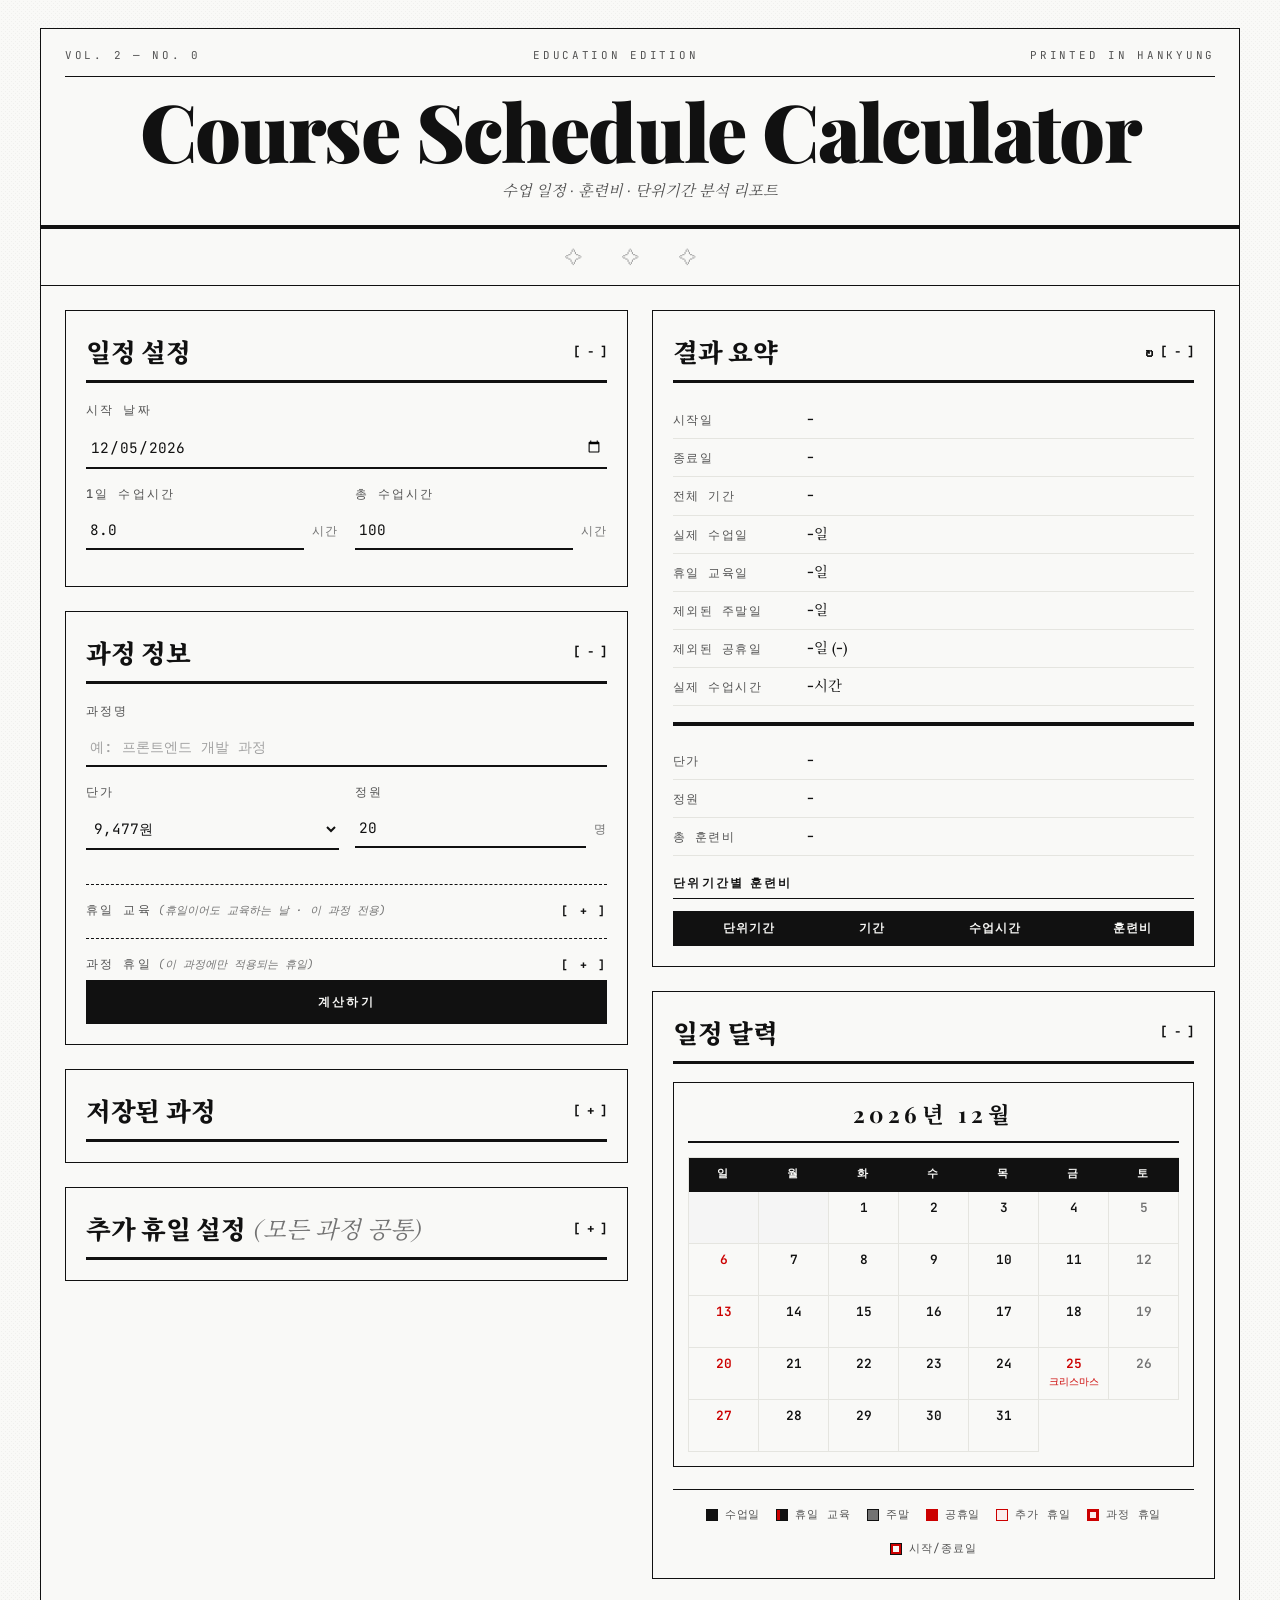
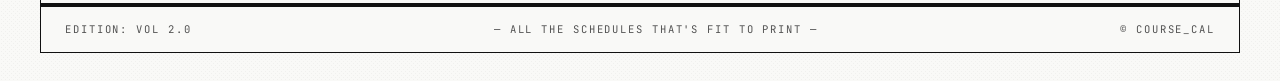
<file: index.html>
<!DOCTYPE html>
<html lang="ko">
<head>
    <meta charset="UTF-8">
    <meta name="viewport" content="width=device-width, initial-scale=1.0">
    <title>COURSE SCHEDULE CALCULATOR — 수업 일정 계산기</title>
    <link rel="stylesheet" href="course_style.css">

    <link rel="preconnect" href="https://fonts.googleapis.com">
    <link rel="preconnect" href="https://fonts.gstatic.com" crossorigin>
    <link href="https://fonts.googleapis.com/css2?family=Inter:wght@400;500;600;700&family=JetBrains+Mono:wght@400;500&family=Playfair+Display:ital,wght@0,400;0,600;0,700;0,900;1,400&family=Lora:ital,wght@0,400;0,600;1,400&family=Noto+Serif+KR:wght@400;500;700;900&display=swap" rel="stylesheet">
</head>
<body>
    <div class="container">
        <header class="masthead">
            <div class="masthead-top">
                <span class="masthead-meta">VOL. 2 — NO. 0</span>
                <span class="masthead-meta">EDUCATION EDITION</span>
                <span class="masthead-meta">PRINTED IN HANKYUNG</span>
            </div>
            <h1 class="masthead-title">Course Schedule Calculator</h1>
            <p class="masthead-sub">수업 일정 &middot; 훈련비 &middot; 단위기간 분석 리포트</p>
        </header>

        <div class="ornament" aria-hidden="true">&#x2727; &#x2727; &#x2727;</div>

        <div class="main-content">
            <div class="input-panel">
                <!-- 일정 설정 (기본 펼침) -->
                <section class="card collapsible" data-collapsed="false">
                    <h2 class="card-header">일정 설정<span class="collapse-indicator"></span></h2>
                    <div class="card-content">
                        <div class="form-group">
                            <label for="startDate">시작 날짜</label>
                            <input type="date" id="startDate" class="input-field">
                        </div>
                        <div class="form-row">
                            <div class="form-group">
                                <label for="dailyHours">1일 수업시간</label>
                                <div class="input-with-unit">
                                    <input type="number" id="dailyHours" class="input-field" value="8.0" step="0.5" min="0.5">
                                    <span class="unit">시간</span>
                                </div>
                            </div>
                            <div class="form-group">
                                <label for="totalHours">총 수업시간</label>
                                <div class="input-with-unit">
                                    <input type="number" id="totalHours" class="input-field" value="100" min="1">
                                    <span class="unit">시간</span>
                                </div>
                            </div>
                        </div>
                    </div>
                </section>
                
                <!-- 과정 정보 (기본 펼침) -->
                <section class="card collapsible" data-collapsed="false">
                    <h2 class="card-header">과정 정보<span class="collapse-indicator"></span></h2>
                    <div class="card-content">
                        <div class="form-group">
                            <label for="courseName">과정명</label>
                            <input type="text" id="courseName" class="input-field" placeholder="예: 프론트엔드 개발 과정">
                        </div>
                        <div class="form-row">
                            <div class="form-group">
                                <label for="unitPrice">단가</label>
                                <select id="unitPrice" class="input-field">
                                    <option value="9477">9,477원</option>
                                    <option value="14150">14,150원</option>
                                    <option value="14500">14,500원</option>
                                    <option value="18150">18,150원</option>
                                    <option value="24500">24,500원</option>
                                </select>
                            </div>
                            <div class="form-group">
                                <label for="capacity">정원</label>
                                <div class="input-with-unit">
                                    <input type="number" id="capacity" class="input-field" value="20" min="1">
                                    <span class="unit">명</span>
                                </div>
                            </div>
                        </div>
                
                
                        

                        <!-- 휴일 교육 (기본 접힘) -->
                        <div class="sub-section collapsible" data-collapsed="true">
                            <div class="sub-header">휴일 교육 <em>(휴일이어도 교육하는 날 &middot; 이 과정 전용)</em><span class="collapse-indicator"></span></div>
                            <div class="sub-content">
                                <div class="holiday-input-row">
                                    <input type="date" id="addTrainingDate" class="input-field" aria-label="휴일 교육 날짜">
                                    <button id="addTrainingBtn" class="button secondary">휴일 교육 추가</button>
                                </div>
                                <ul id="trainingList" class="holiday-list">
                                </ul>
                            </div>
                        </div>

                        <!-- 과정 휴일 (기본 접힘) -->
                        <div class="sub-section collapsible" data-collapsed="true">
                            <div class="sub-header">과정 휴일 <em>(이 과정에만 적용되는 휴일)</em><span class="collapse-indicator"></span></div>
                            <div class="sub-content">
                                <div class="holiday-input-row">
                                    <input type="date" id="addCourseHolidayDate" class="input-field" aria-label="과정 휴일 날짜">
                                    <input type="text" id="addCourseHolidayName" class="input-field" placeholder="휴일 명" aria-label="과정 휴일 명">
                                    <button id="addCourseHolidayBtn" class="button secondary">과정 휴일 추가</button>
                                </div>
                                <ul id="courseHolidayList" class="holiday-list">
                                </ul>
                            </div>
                        </div>

                        <button id="calculateBtn" class="button primary">계산하기</button>
                    </div>
                </section>

                <!-- 저장된 과정 (기본 접힘) -->
                <section class="card saved-schedules collapsible" data-collapsed="true">
                    <h2 class="card-header">저장된 과정<span class="collapse-indicator"></span></h2>
                    <div class="card-content">
                        <button id="saveScheduleBtn" class="button accent">현재 일정 저장</button>
                        <p class="reorder-hint">목록을 드래그하면 순서를 바꿀 수 있습니다.</p>
                        <ul id="savedSchedulesList" class="schedule-list">
                        </ul>
                    </div>
                </section>

                <!-- 추가 휴일 설정 (기본 접힘) -->
                <section class="card collapsible" data-collapsed="true">
                    <h2 class="card-header">추가 휴일 설정 <em class="header-hint">(모든 과정 공통)</em><span class="collapse-indicator"></span></h2>
                    <div class="card-content">
                        <div class="form-group">
                            <label for="addHolidayDate">휴일 날짜 / 휴일 명</label>
                            <div class="holiday-input-row">
                                <input type="date" id="addHolidayDate" class="input-field" aria-label="추가 휴일 날짜">
                                <input type="text" id="addHolidayName" class="input-field" placeholder="휴일 명 (예: 개인 휴가)" aria-label="추가 휴일 명">
                                <button id="addHolidayBtn" class="button secondary">휴일 추가</button>
                            </div>
                        </div>
                        <ul id="customHolidaysList" class="holiday-list">
                        </ul>
                    </div>
                </section>
            </div>

            <div class="output-panel">
                <!-- 결과 요약 (기본 펼침) -->
                <section class="card result-summary collapsible" data-collapsed="false">
                    <h2 class="card-header">결과 요약 <span class="refresh-icon" id="refreshSummary" role="button" aria-label="새로고침">&#x21BB;</span><span class="collapse-indicator"></span></h2>
                    <div class="card-content">
                        <p><strong>시작일</strong> <span id="summaryStartDate">-</span></p>
                        <p><strong>종료일</strong> <span id="summaryEndDate">-</span></p>
                        <p><strong>전체 기간</strong> <span id="summaryTotalDays">-</span></p>
                        <p><strong>실제 수업일</strong> <span id="summaryClassDays">-</span>일</p>
                        <p><strong>휴일 교육일</strong> <span id="summaryTrainingDays">-</span>일</p>
                        <p><strong>제외된 주말일</strong> <span id="summaryWeekendDays">-</span>일</p>
                        <p><strong>제외된 공휴일</strong> <span id="summaryHolidayDays">-</span>일 (<span id="summaryHolidayNames">-</span>)</p>
                        <p><strong>실제 수업시간</strong> <span id="summaryActualHours">-</span>시간</p>
                        <hr class="summary-divider">
                        <p><strong>단가</strong> <span id="summaryUnitPrice">-</span></p>
                        <p><strong>정원</strong> <span id="summaryCapacity">-</span></p>
                        <p><strong>총 훈련비</strong> <span id="summaryTotalFee">-</span></p>
                        <div id="unitPeriodSection" class="unit-period-section">
                            <h3>단위기간별 훈련비</h3>
                            <table class="unit-period-table">
                                <thead>
                                    <tr>
                                        <th>단위기간</th>
                                        <th>기간</th>
                                        <th>수업시간</th>
                                        <th>훈련비</th>
                                    </tr>
                                </thead>
                                <tbody id="unitPeriodTableBody">
                                </tbody>
                            </table>
                        </div>
                    </div>
                </section>

                <!-- 일정 달력 (기본 펼침) -->
                <section class="card calendar-view collapsible" data-collapsed="false">
                    <h2 class="card-header">일정 달력<span class="collapse-indicator"></span></h2>
                    <div class="card-content">
                        <div id="calendarsContainer" class="calendars-container">
                        </div>
                        <div class="calendar-legend">
                            <span class="legend-item"><span class="legend-color class-day"></span> 수업일</span>
                            <span class="legend-item"><span class="legend-color holiday-training"></span> 휴일 교육</span>
                            <span class="legend-item"><span class="legend-color weekend"></span> 주말</span>
                            <span class="legend-item"><span class="legend-color holiday"></span> 공휴일</span>
                            <span class="legend-item"><span class="legend-color custom-holiday"></span> 추가 휴일</span>
                            <span class="legend-item"><span class="legend-color course-holiday"></span> 과정 휴일</span>
                            <span class="legend-item"><span class="legend-color start-end-day"></span> 시작/종료일</span>
                        </div>
                    </div>
                </section>
            </div>
        </div>

        <footer class="masthead-footer">
            <span>EDITION: VOL 2.0</span>
            <span>&#x2014; ALL THE SCHEDULES THAT'S FIT TO PRINT &#x2014;</span>
            <span>&copy; COURSE_CAL</span>
        </footer>
    </div>

    <script src="course_script.js"></script>
    <script src="course_holliday.js"></script>
</body>
</html>
</file>
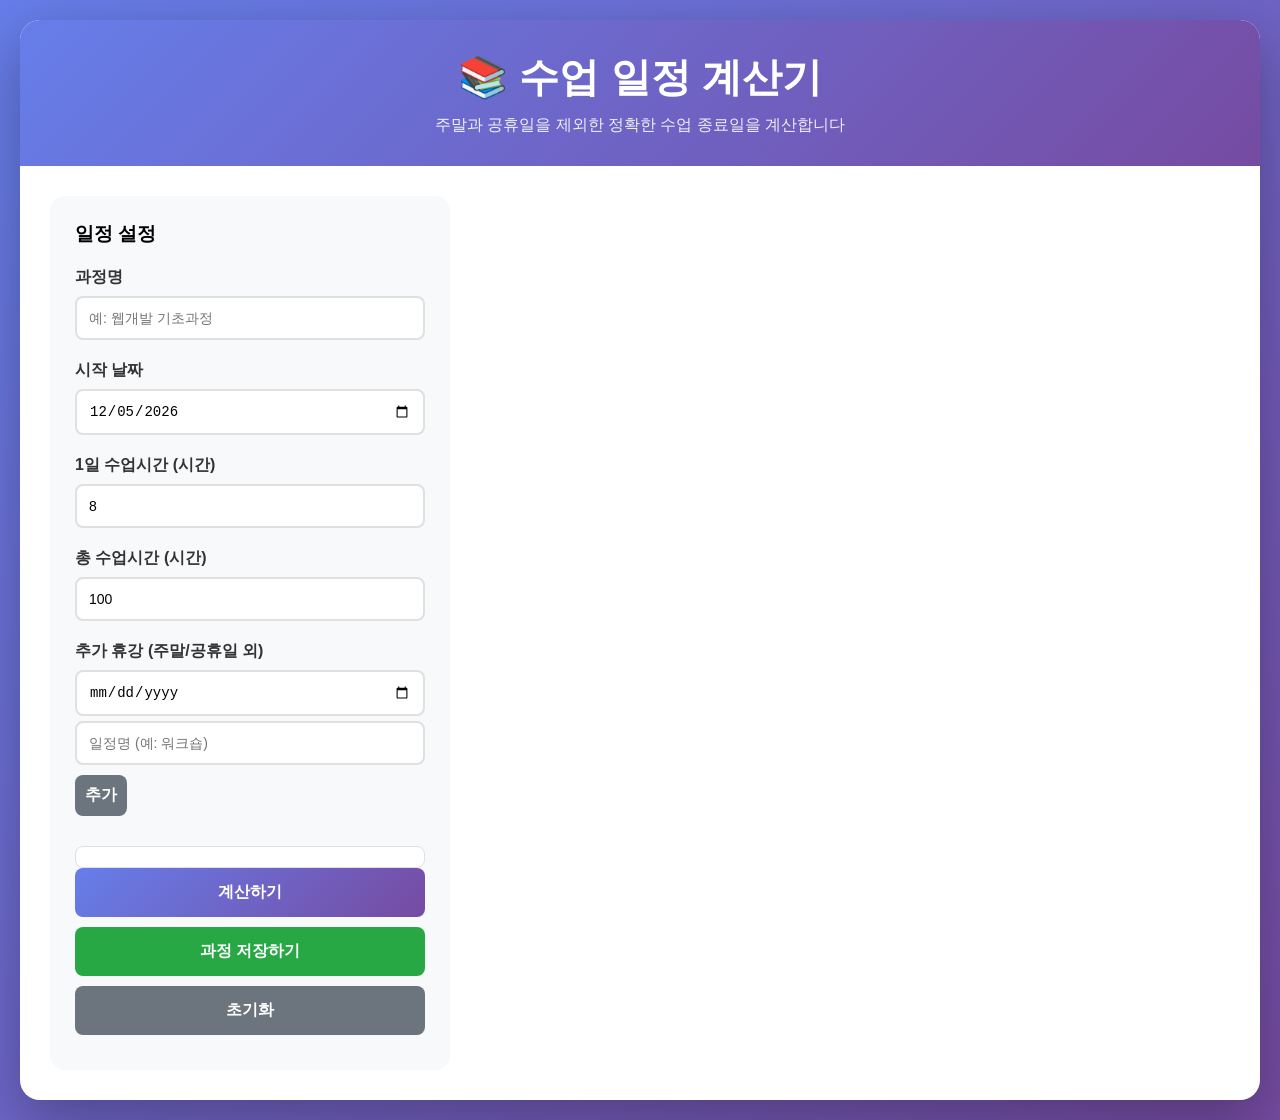
<file: sched.html>
<!DOCTYPE html>
<html lang="ko">
<head>
    <meta charset="UTF-8">
    <meta name="viewport" content="width=device-width, initial-scale=1.0">
    <title>수업 일정 계산기</title>
    <style>
        * {
            margin: 0;
            padding: 0;
            box-sizing: border-box;
        }

        body {
            font-family: 'Segoe UI', Tahoma, Geneva, Verdana, sans-serif;
            background: linear-gradient(135deg, #667eea 0%, #764ba2 100%);
            min-height: 100vh;
            padding: 20px;
        }

        .container {
            max-width: 1400px;
            margin: 0 auto;
            background: white;
            border-radius: 20px;
            box-shadow: 0 20px 60px rgba(0, 0, 0, 0.3);
            overflow: hidden;
        }

        .header {
            background: linear-gradient(135deg, #667eea 0%, #764ba2 100%);
            color: white;
            padding: 30px;
            text-align: center;
        }

        .header h1 {
            font-size: 2.5em;
            margin-bottom: 10px;
        }

        .header p {
            opacity: 0.9;
        }

        .content {
            display: grid;
            grid-template-columns: 400px 1fr;
            gap: 30px;
            padding: 30px;
        }

        .input-section {
            background: #f8f9fa;
            padding: 25px;
            border-radius: 15px;
        }

        .input-group {
            margin-bottom: 20px;
        }

        .input-group label {
            display: block;
            margin-bottom: 8px;
            font-weight: 600;
            color: #333;
        }

        .input-group input, .input-group textarea, .input-group select {
            width: 100%;
            padding: 12px;
            border: 2px solid #e0e0e0;
            border-radius: 8px;
            font-size: 14px;
            transition: border-color 0.3s;
        }

        .input-group input:focus, .input-group textarea:focus, .input-group select:focus {
            outline: none;
            border-color: #667eea;
        }

        .input-group textarea {
            resize: vertical;
            min-height: 80px;
        }

        .btn {
            width: 100%;
            padding: 14px;
            border: none;
            border-radius: 8px;
            font-size: 16px;
            font-weight: 600;
            cursor: pointer;
            transition: all 0.3s;
            margin-bottom: 10px;
        }

        .btn-primary {
            background: linear-gradient(135deg, #667eea 0%, #764ba2 100%);
            color: white;
        }

        .btn-primary:hover {
            transform: translateY(-2px);
            box-shadow: 0 5px 15px rgba(102, 126, 234, 0.4);
        }

        .btn-secondary {
            background: #6c757d;
            color: white;
        }

        .btn-secondary:hover {
            background: #5a6268;
        }

        .btn-success {
            background: #28a745;
            color: white;
        }

        .btn-success:hover {
            background: #218838;
        }
        
        #customHolidaysList {
            margin-top: 10px;
            padding: 10px;
            border: 1px solid #e0e0e0;
            border-radius: 8px;
            background: white;
        }

        .custom-holiday-item {
            display: flex;
            justify-content: space-between;
            align-items: center;
            padding: 5px 0;
            border-bottom: 1px dashed #e9ecef;
            font-size: 14px;
        }

        .custom-holiday-item:last-child {
            border-bottom: none;
        }

        .custom-holiday-item button {
            background: none;
            border: none;
            color: #dc3545;
            cursor: pointer;
            font-size: 16px;
            padding: 0 5px;
            line-height: 1;
        }

        .result-section {
            background: #f8f9fa;
            padding: 20px;
            border-radius: 15px;
            margin-bottom: 20px;
        }

        .result-section h3 {
            margin-bottom: 15px;
            color: #667eea;
        }

        .result-grid {
            display: grid;
            grid-template-columns: repeat(2, 1fr);
            gap: 15px;
        }

        .result-item {
            background: white;
            padding: 15px;
            border-radius: 8px;
            border-left: 4px solid #667eea;
        }

        .result-item label {
            display: block;
            font-size: 12px;
            color: #666;
            margin-bottom: 5px;
        }

        .result-item .value {
            font-size: 18px;
            font-weight: 600;
            color: #333;
        }

        /* 차수별 정보 표시 스타일 */
        .period-section {
            background: #f8f9fa;
            padding: 20px;
            border-radius: 15px;
            margin-bottom: 20px;
        }

        .period-section h3 {
            margin-bottom: 15px;
            color: #667eea;
        }

        .period-item {
            background: white;
            padding: 15px;
            border-radius: 8px;
            margin-bottom: 10px;
            border-left: 4px solid #764ba2;
        }

        .period-item h4 {
            color: #764ba2;
            margin-bottom: 10px;
            font-size: 16px;
        }

        .period-item .period-info {
            display: grid;
            grid-template-columns: repeat(3, 1fr);
            gap: 10px;
            margin-top: 10px;
        }

        .period-info-item {
            font-size: 13px;
        }

        .period-info-item strong {
            display: block;
            color: #666;
            font-size: 11px;
            margin-bottom: 3px;
        }

        .period-info-item span {
            color: #333;
            font-weight: 600;
        }

        .calendar-section {
            padding: 10px;
        }

        .calendar-month {
            margin-bottom: 30px;
        }

        .calendar-month h4 {
            background: linear-gradient(135deg, #667eea 0%, #764ba2 100%);
            color: white;
            padding: 15px;
            border-radius: 10px;
            margin-bottom: 15px;
            text-align: center;
        }

        .calendar-grid {
            display: grid;
            grid-template-columns: repeat(7, 1fr);
            gap: 5px;
            background: white;
            padding: 10px;
            border-radius: 10px;
        }

        .calendar-header {
            text-align: center;
            font-weight: 600;
            padding: 10px;
            background: #f8f9fa;
            border-radius: 5px;
        }

        .calendar-header.sat {
            color: #0066cc;
        }

        .calendar-header.sun {
            color: #dc3545;
        }

        .calendar-day {
            aspect-ratio: 1;
            display: flex;
            flex-direction: column;
            align-items: center;
            justify-content: center;
            border: 1px solid #e0e0e0;
            border-radius: 8px;
            padding: 5px;
            font-size: 14px;
            position: relative;
        }

        .calendar-day.empty {
            border: none;
        }

        .calendar-day.weekend {
            background: #f0f0f0;
        }

        .calendar-day.sat {
            color: #0066cc;
        }

        .calendar-day.sun, .calendar-day.holiday {
            color: #dc3545;
        }

        .calendar-day.class-day {
            background: linear-gradient(135deg, #667eea 0%, #764ba2 100%);
            color: white;
            font-weight: 600;
        }

        .calendar-day.start-day {
            background: #28a745;
            color: white;
            font-weight: 600;
        }

        .calendar-day.end-day {
            background: #dc3545;
            color: white;
            font-weight: 600;
        }

        .calendar-day.custom-holiday {
            background: #ffc107;
        }

        .holiday-name {
            font-size: 9px;
            text-align: center;
            margin-top: 2px;
            line-height: 1.2;
            overflow: hidden;
            text-overflow: ellipsis;
            white-space: nowrap;
            max-width: 100%;
        }

        .saved-courses {
            background: #f8f9fa;
            padding: 20px;
            border-radius: 15px;
            margin-top: 20px;
        }

        .saved-courses h3 {
            margin-bottom: 15px;
            color: #667eea;
        }

        .course-item {
            background: white;
            padding: 15px;
            border-radius: 8px;
            margin-bottom: 10px;
            cursor: pointer;
            transition: all 0.3s;
            border-left: 4px solid #667eea;
        }

        .course-item:hover {
            transform: translateX(5px);
            box-shadow: 0 3px 10px rgba(0, 0, 0, 0.1);
        }

        .course-item h4 {
            margin-bottom: 5px;
            color: #333;
        }

        .course-item p {
            font-size: 12px;
            color: #666;
            margin: 3px 0;
        }

        .course-item button {
            background: #dc3545;
            color: white;
            border: none;
            padding: 5px 10px;
            border-radius: 5px;
            cursor: pointer;
            font-size: 12px;
            margin-top: 10px;
        }

        .legend {
            display: flex;
            gap: 15px;
            flex-wrap: wrap;
            margin-bottom: 20px;
            padding: 15px;
            background: white;
            border-radius: 10px;
        }

        .legend-item {
            display: flex;
            align-items: center;
            gap: 5px;
            font-size: 12px;
        }

        .legend-color {
            width: 20px;
            height: 20px;
            border-radius: 4px;
        }

        @media (max-width: 1200px) {
            .content {
                grid-template-columns: 1fr;
            }
        }
    </style>
</head>
<body>
    <div class="container">
        <div class="header">
            <h1>📚 수업 일정 계산기</h1>
            <p>주말과 공휴일을 제외한 정확한 수업 종료일을 계산합니다</p>
        </div>

        <div class="content">
            <div>
                <div class="input-section">
                    <h3 style="margin-bottom: 20px;">일정 설정</h3>
                    
                    <div class="input-group">
                        <label>과정명</label>
                        <input type="text" id="courseName" placeholder="예: 웹개발 기초과정">
                    </div>

                    <div class="input-group">
                        <label>시작 날짜</label>
                        <input type="date" id="startDate">
                    </div>

                    <div class="input-group">
                        <label>1일 수업시간 (시간)</label>
                        <input type="number" id="dailyHours" min="1" max="24" value="8">
                    </div>

                    <div class="input-group">
                        <label>총 수업시간 (시간)</label>
                        <input type="number" id="totalHours" min="1" value="100">
                    </div>

                    <div class="input-group">
                        <label>추가 휴강 (주말/공휴일 외)</label>
                        <input type="date" id="newCustomHolidayDate" style="margin-bottom: 5px;">
                        <input type="text" id="newCustomHolidayName" placeholder="일정명 (예: 워크숍)">
                        <button class="btn btn-secondary" onclick="addCustomHoliday()" style="margin-top: 10px; padding: 10px; width: auto;">추가</button>
                    </div>

                    <div id="customHolidaysList"></div>

                    <button class="btn btn-primary" onclick="calculate()">계산하기</button>
                    <button class="btn btn-success" onclick="saveCourse()">과정 저장하기</button>
                    <button class="btn btn-secondary" onclick="clearForm()">초기화</button>
                </div>

                <div class="saved-courses" id="savedCourses" style="display: none;">
                    <h3>저장된 과정</h3>
                    <div id="coursesList"></div>
                </div>
            </div>

            <div>
                <div class="result-section" id="resultSection" style="display: none;">
                    <h3 id="resultTitle">📊 계산 결과</h3>
                    <div class="result-grid">
                        <div class="result-item">
                            <label>시작일</label>
                            <div class="value" id="resultStartDate">-</div>
                        </div>
                        <div class="result-item">
                            <label>종료일</label>
                            <div class="value" id="resultEndDate">-</div>
                        </div>
                        <div class="result-item">
                            <label>전체 기간</label>
                            <div class="value" id="resultTotalDays">-</div>
                        </div>
                        <div class="result-item">
                            <label>실제 수업일</label>
                            <div class="value" id="resultClassDays">-</div>
                        </div>
                        <div class="result-item">
                            <label>제외된 주말</label>
                            <div class="value" id="resultWeekends">-</div>
                        </div>
                        <div class="result-item">
                            <label>제외된 공휴일</label>
                            <div class="value" id="resultHolidays">-</div>
                        </div>
                    </div>
                </div>

                <div class="period-section" id="periodSection" style="display: none;">
                    <h3 id="periodTitle">📅 차수별 교육 기간</h3>
                    <div id="periodList"></div>
                </div>

                <div class="legend" id="legend" style="display: none;">
                    <div class="legend-item">
                        <div class="legend-color" style="background: #28a745;"></div>
                        <span>시작일</span>
                    </div>
                    <div class="legend-item">
                        <div class="legend-color" style="background: #dc3545;"></div>
                        <span>종료일</span>
                    </div>
                    <div class="legend-item">
                        <div class="legend-color" style="background: linear-gradient(135deg, #667eea 0%, #764ba2 100%);"></div>
                        <span>수업일</span>
                    </div>
                    <div class="legend-item">
                        <div class="legend-color" style="background: #ffc107;"></div>
                        <span>추가 휴강</span>
                    </div>
                </div>

                <div class="calendar-section" id="calendarSection"></div>
            </div>
        </div>
    </div>

    <script>
        const officialHolidays = {
            '2025-01-01': '신정',
            '2025-01-28': '설날 연휴',
            '2025-01-29': '설날',
            '2025-01-30': '설날 연휴',
            '2025-03-01': '3·1절',
            '2025-05-05': '어린이날',
            '2025-05-06': '부처님오신날 (대체공휴일)',
            '2025-06-06': '현충일',
            '2025-08-15': '광복절',
            '2025-10-03': '개천절',
            '2025-10-06': '추석 연휴',
            '2025-10-07': '추석',
            '2025-10-08': '추석 연휴',
            '2025-10-09': '한글날',
            '2025-12-25': '크리스마스',
            '2026-01-01': '신정',
            '2026-02-16': '설날 연휴',
            '2026-02-17': '설날',
            '2026-02-18': '설날 연휴',
            '2026-03-01': '3·1절',
            '2026-03-02': '3·1절 (대체공휴일)',
            '2026-05-05': '어린이날',
            '2026-05-25': '부처님오신날',
            '2026-06-06': '현충일',
            '2026-08-15': '광복절',
            '2026-08-17': '광복절 (대체공휴일)',
            '2026-09-24': '추석 연휴',
            '2026-09-25': '추석',
            '2026-09-26': '추석 연휴',
            '2026-09-28': '추석 연휴 (대체공휴일)',
            '2026-10-03': '개천절',
            '2026-10-05': '개천절 (대체공휴일)',
            '2026-10-09': '한글날',
            '2026-12-25': '크리스마스',
            '2027-01-01': '신정',
            '2027-02-05': '설날 연휴',
            '2027-02-06': '설날',
            '2027-02-07': '설날 연휴',
            '2027-02-08': '설날 (대체공휴일)',
            '2027-02-09': '설날 연휴 (대체공휴일)',
            '2027-03-01': '3·1절',
            '2027-05-05': '어린이날',
            '2027-05-14': '부처님오신날',
            '2027-06-06': '현충일',
            '2027-08-15': '광복절',
            '2027-08-16': '광복절 (대체공휴일)',
            '2027-09-14': '추석 연휴',
            '2027-09-15': '추석',
            '2027-09-16': '추석 연휴',
            '2027-10-03': '개천절',
            '2027-10-04': '개천절 (대체공휴일)',
            '2027-10-09': '한글날',
            '2027-10-11': '한글날 (대체공휴일)',
            '2027-12-25': '크리스마스',
            '2028-01-01': '신정',
            '2028-01-25': '설날 연휴',
            '2028-01-26': '설날',
            '2028-01-27': '설날 연휴',
            '2028-03-01': '3·1절',
            '2028-05-05': '어린이날',
            '2028-05-02': '부처님오신날',
            '2028-06-06': '현충일',
            '2028-08-15': '광복절',
            '2028-09-30': '추석 연휴',
            '2028-10-01': '추석',
            '2028-10-02': '추석 연휴',
            '2028-10-03': '개천절',
            '2028-10-04': '추석 연휴 (대체공휴일)',
            '2028-10-05': '추석 (대체공휴일)',
            '2028-10-09': '한글날',
            '2028-12-25': '크리스마스',
            '2029-01-01': '신정',
            '2029-02-12': '설날 연휴',
            '2029-02-13': '설날',
            '2029-02-14': '설날 연휴',
            '2029-03-01': '3·1절',
            '2029-05-05': '어린이날',
            '2029-05-07': '어린이날 (대체공휴일)',
            '2029-05-21': '부처님오신날',
            '2029-06-06': '현충일',
            '2029-08-15': '광복절',
            '2029-09-19': '추석 연휴',
            '2029-09-20': '추석',
            '2029-09-21': '추석 연휴',
            '2029-10-03': '개천절',
            '2029-10-09': '한글날',
            '2029-12-25': '크리스마스',
            '2030-01-01': '신정',
            '2030-02-02': '설날 연휴',
            '2030-02-03': '설날',
            '2030-02-04': '설날 연휴',
            '2030-02-05': '설날 연휴 (대체공휴일)',
            '2030-02-06': '설날 (대체공휴일)',
            '2030-03-01': '3·1절',
            '2030-05-05': '어린이날',
            '2030-05-06': '어린이날 (대체공휴일)',
            '2030-05-10': '부처님오신날',
            '2030-06-06': '현충일',
            '2030-08-15': '광복절',
            '2030-09-08': '추석 연휴',
            '2030-09-09': '추석',
            '2030-09-10': '추석 연휴',
            '2030-09-11': '추석 연휴 (대체공휴일)',
            '2030-10-03': '개천절',
            '2030-10-09': '한글날',
            '2030-12-25': '크리스마스'
        };

        let customHolidays = loadCustomHolidays();
        let savedCourses = loadSavedCourses();

        function loadCustomHolidays() {
            const saved = localStorage.getItem('customHolidays');
            return saved ? JSON.parse(saved) : [];
        }

        function saveCustomHolidays() {
            localStorage.setItem('customHolidays', JSON.stringify(customHolidays));
            displayCustomHolidays();
        }

        function loadSavedCourses() {
            const saved = localStorage.getItem('savedCourses');
            return saved ? JSON.parse(saved) : [];
        }

        function saveCourseToStorage() {
            localStorage.setItem('savedCourses', JSON.stringify(savedCourses));
        }

        function displayCustomHolidays() {
            const list = document.getElementById('customHolidaysList');
            list.innerHTML = '';
            
            customHolidays.sort((a, b) => a.date.localeCompare(b.date));

            customHolidays.forEach((holiday, index) => {
                const item = document.createElement('div');
                item.className = 'custom-holiday-item';
                item.innerHTML = `
                    <span>${holiday.date} (${holiday.name})</span>
                    <button onclick="removeCustomHoliday(${index})">×</button>
                `;
                list.appendChild(item);
            });
        }

        function addCustomHoliday() {
            const dateInput = document.getElementById('newCustomHolidayDate').value;
            const nameInput = document.getElementById('newCustomHolidayName').value.trim() || '추가 휴강';

            if (!dateInput) {
                alert('휴강 날짜를 선택해주세요.');
                return;
            }

            const dateStr = dateInput;

            if (customHolidays.some(h => h.date === dateStr)) {
                alert('이미 등록된 휴강 날짜입니다.');
                return;
            }
            
            if (officialHolidays[dateStr]) {
                 if (!confirm(`선택한 날짜(${dateStr})는 이미 공휴일(${officialHolidays[dateStr]})입니다. 그래도 추가하시겠습니까?`)) {
                    return;
                }
            }

            customHolidays.push({ date: dateStr, name: nameInput });
            saveCustomHolidays();
            document.getElementById('newCustomHolidayDate').value = '';
            document.getElementById('newCustomHolidayName').value = '';
        }

        function removeCustomHoliday(index) {
            customHolidays.splice(index, 1);
            saveCustomHolidays();
        }

        function displaySavedCourses() {
            const container = document.getElementById('savedCourses');
            const list = document.getElementById('coursesList');
            
            if (savedCourses.length === 0) {
                container.style.display = 'none';
                return;
            }

            container.style.display = 'block';
            list.innerHTML = '';

            savedCourses.forEach((course, index) => {
                const item = document.createElement('div');
                item.className = 'course-item';
                item.innerHTML = `
                    <h4>${course.name}</h4>
                    <p>📅 ${course.startDate} ~ ${course.endDate}</p>
                    <p>⏰ 1일 ${course.dailyHours}시간 × ${course.classDays}일 = 총 ${course.totalHours}시간</p>
                    <button onclick="deleteCourse(event, ${index})">삭제</button>
                    <button onclick="loadCourse(event, ${index})" style="background: #667eea; margin-left: 5px;">불러오기</button>
                `;
                list.appendChild(item);
            });
        }

        function deleteCourse(event, index) {
            event.stopPropagation();
            if (confirm('이 과정을 삭제하시겠습니까?')) {
                savedCourses.splice(index, 1);
                saveCourseToStorage();
                displaySavedCourses();
            }
        }

        function loadCourse(event, index) {
            event.stopPropagation();
            const course = savedCourses[index];
            document.getElementById('courseName').value = course.name;
            document.getElementById('startDate').value = course.startDate;
            document.getElementById('dailyHours').value = course.dailyHours;
            document.getElementById('totalHours').value = course.totalHours;

            customHolidays = course.customHolidays || [];
            saveCustomHolidays();
            
            calculate();
        }

        function isWeekend(date) {
            const day = date.getDay();
            return day === 0 || day === 6;
        }

        function isHoliday(dateStr) {
            return officialHolidays[dateStr] || customHolidays.some(h => h.date === dateStr);
        }

        function getHolidayName(dateStr) {
            if (officialHolidays[dateStr]) return officialHolidays[dateStr];
            const customHoliday = customHolidays.find(h => h.date === dateStr);
            if (customHoliday) return customHoliday.name;
            return null;
        }

        function formatDate(date) {
            const year = date.getFullYear();
            const month = String(date.getMonth() + 1).padStart(2, '0');
            const day = String(date.getDate()).padStart(2, '0');
            return `${year}-${month}-${day}`;
        }

        // 만 1개월 후 날짜 계산 함수
        function addOneMonth(date) {
            const newDate = new Date(date);
            newDate.setMonth(newDate.getMonth() + 1);
            newDate.setDate(newDate.getDate() - 1);
            return newDate;
        }

        function calculate() {
            const startDateInput = document.getElementById('startDate').value;
            const dailyHours = parseInt(document.getElementById('dailyHours').value);
            const totalHours = parseInt(document.getElementById('totalHours').value);
            const courseName = document.getElementById('courseName').value.trim();

            if (!startDateInput || !dailyHours || !totalHours) {
                alert('모든 필수 항목을 입력해주세요.');
                return;
            }

            const requiredDays = Math.ceil(totalHours / dailyHours);
            let currentDate = new Date(startDateInput);

            let classDaysCount = 0;
            let weekendCount = 0;
            let holidayCount = 0;
            const classDates = [];
            
            const maxDaysCheck = 365 * 10;
            let iterationCount = 0;

            while (classDaysCount < requiredDays) {
                if (iterationCount > maxDaysCheck) {
                    alert('계산에 너무 오랜 시간이 걸립니다. 입력값을 확인해주세요.');
                    return;
                }
                
                const dateStr = formatDate(currentDate);
                const isWE = isWeekend(currentDate);
                const isH = isHoliday(dateStr);
                
                if (classDates.length === 0 && dateStr === startDateInput) {
                    if (!isWE && !isH) {
                         classDates.push(new Date(currentDate));
                         classDaysCount++;
                    } else {
                        if (isWE) weekendCount++;
                        if (isH) holidayCount++;
                    }
                } else if (classDates.length > 0 || dateStr !== startDateInput) {
                    if (!isWE && !isH) {
                        classDates.push(new Date(currentDate));
                        classDaysCount++;
                    } else {
                        if (isWE) weekendCount++;
                        if (isH) holidayCount++;
                    }
                }
                
                currentDate.setDate(currentDate.getDate() + 1);
                iterationCount++;
            }

            const startDate = new Date(startDateInput);
            const endDate = classDates[classDates.length - 1];
            const totalDays = Math.ceil((endDate - startDate) / (1000 * 60 * 60 * 24)) + 1;

            // 기본 결과 표시
            document.getElementById('resultStartDate').textContent = formatDate(startDate);
            document.getElementById('resultEndDate').textContent = formatDate(endDate);
            document.getElementById('resultTotalDays').textContent = `${totalDays}일`;
            document.getElementById('resultClassDays').textContent = `${classDaysCount}일`;
            document.getElementById('resultWeekends').textContent = `${weekendCount}일`;
            document.getElementById('resultHolidays').textContent = `${holidayCount}일`;

            document.getElementById('resultSection').style.display = 'block';
            document.getElementById('legend').style.display = 'flex';

            // 계산 결과 제목 설정
            const resultTitle = courseName ? `📊 ${courseName} - 계산 결과` : '📊 계산 결과';
            document.getElementById('resultTitle').textContent = resultTitle;

            // 차수별 기간 제목 설정
            const periodTitle = courseName ? `📅 ${courseName} - 차수별 교육 기간` : '📅 차수별 교육 기간';
            document.getElementById('periodTitle').textContent = periodTitle;

            // 차수별 기간 계산
            calculatePeriods(startDate, classDates, dailyHours);

            // 달력 생성
            generateCalendar(startDate, endDate, classDates);
        }

        // 차수별 기간 계산 함수 (수정: 총 수업시간 제한, 수업일 계산 방식 변경)
        function calculatePeriods(startDate, classDates, dailyHours) {
            const totalHours = parseInt(document.getElementById('totalHours').value);
            const periods = [];
            let currentPeriodStart = new Date(startDate);
            let periodNumber = 1;
            let classDateIndex = 0;
            let accumulatedHours = 0; // 누적 수업시간

            while (classDateIndex < classDates.length && accumulatedHours < totalHours) {
                // 만 1개월 종료일 계산
                const periodEnd = addOneMonth(currentPeriodStart);
                
                // 이 기간 내의 수업일 찾기
                const periodClassDates = [];
                
                while (classDateIndex < classDates.length) {
                    const classDate = classDates[classDateIndex];
                    if (classDate <= periodEnd) {
                        periodClassDates.push(classDate);
                        classDateIndex++;
                    } else {
                        break;
                    }
                }

                if (periodClassDates.length > 0) {
                    const actualPeriodEnd = periodClassDates[periodClassDates.length - 1];
                    
                    // 이 기간의 예상 수업시간 계산
                    let periodHours = periodClassDates.length * dailyHours;
                    
                    // 총 수업시간을 초과하지 않도록 조정
                    if (accumulatedHours + periodHours > totalHours) {
                        periodHours = totalHours - accumulatedHours;
                    }
                    
                    // 단위기간 수업일 = 단위기간 수업시간 / 1일 수업시간
                    const periodDays = Math.ceil(periodHours / dailyHours);
                    
                    accumulatedHours += periodHours;
                    
                    // 마지막 단위기간인지 확인 (누적시간이 총 수업시간에 도달했거나 모든 수업일을 소진)
                    const isRemaining = (accumulatedHours >= totalHours || classDateIndex >= classDates.length) && 
                                       actualPeriodEnd < periodEnd;
                    
                    periods.push({
                        number: periodNumber,
                        startDate: formatDate(currentPeriodStart),
                        endDate: formatDate(actualPeriodEnd),
                        classDays: periodDays,
                        totalHours: periodHours,
                        isRemaining: isRemaining
                    });
                }

                // 다음 기간 시작일 설정
                currentPeriodStart = new Date(periodEnd);
                currentPeriodStart.setDate(currentPeriodStart.getDate() + 1);
                periodNumber++;
            }

            displayPeriods(periods);
        }

        // 차수별 정보 표시 함수
        function displayPeriods(periods) {
            const periodSection = document.getElementById('periodSection');
            const periodList = document.getElementById('periodList');
            
            periodList.innerHTML = '';
            
            periods.forEach(period => {
                const periodItem = document.createElement('div');
                periodItem.className = 'period-item';
                
                const title = period.isRemaining ? 
                    `${period.number}차 (잔여 기간)` : 
                    `${period.number}차`;
                
                periodItem.innerHTML = `
                    <h4>${title}</h4>
                    <div class="period-info">
                        <div class="period-info-item">
                            <strong>기간</strong>
                            <span>${period.startDate} ~ ${period.endDate}</span>
                        </div>
                        <div class="period-info-item">
                            <strong>수업일수</strong>
                            <span>${period.classDays}일</span>
                        </div>
                        <div class="period-info-item">
                            <strong>교육시간</strong>
                            <span>${period.totalHours}시간</span>
                        </div>
                    </div>
                `;
                
                periodList.appendChild(periodItem);
            });
            
            periodSection.style.display = 'block';
        }

        function generateCalendar(startDate, endDate, classDates) {
            const calendarSection = document.getElementById('calendarSection');
            calendarSection.innerHTML = '';

            const classDateStrs = classDates.map(d => formatDate(d));
            const startDateStr = formatDate(startDate);
            const endDateStr = formatDate(endDate);

            let currentMonth = new Date(startDate.getFullYear(), startDate.getMonth(), 1);
            const lastMonth = new Date(endDate.getFullYear(), endDate.getMonth(), 1);

            while (currentMonth <= lastMonth) {
                const monthDiv = document.createElement('div');
                monthDiv.className = 'calendar-month';

                const monthTitle = document.createElement('h4');
                monthTitle.textContent = `${currentMonth.getFullYear()}년 ${currentMonth.getMonth() + 1}월`;
                monthDiv.appendChild(monthTitle);

                const calendarGrid = document.createElement('div');
                calendarGrid.className = 'calendar-grid';

                const weekdays = ['일', '월', '화', '수', '목', '금', '토'];
                weekdays.forEach((day, index) => {
                    const header = document.createElement('div');
                    header.className = 'calendar-header';
                    if (index === 0) header.classList.add('sun');
                    if (index === 6) header.classList.add('sat');
                    header.textContent = day;
                    calendarGrid.appendChild(header);
                });

                const firstDay = new Date(currentMonth.getFullYear(), currentMonth.getMonth(), 1).getDay();
                
                for (let i = 0; i < firstDay; i++) {
                    const emptyDiv = document.createElement('div');
                    emptyDiv.className = 'calendar-day empty';
                    calendarGrid.appendChild(emptyDiv);
                }

                const daysInMonth = new Date(currentMonth.getFullYear(), currentMonth.getMonth() + 1, 0).getDate();
                
                for (let day = 1; day <= daysInMonth; day++) {
                    const date = new Date(currentMonth.getFullYear(), currentMonth.getMonth(), day);
                    const dateStr = formatDate(date);
                    const dayOfWeek = date.getDay();

                    const dayDiv = document.createElement('div');
                    dayDiv.className = 'calendar-day';

                    if (dayOfWeek === 0) dayDiv.classList.add('sun');
                    if (dayOfWeek === 6) dayDiv.classList.add('sat');
                    if (isWeekend(date)) dayDiv.classList.add('weekend');

                    if (dateStr === startDateStr) {
                        dayDiv.classList.add('start-day');
                    } else if (dateStr === endDateStr) {
                        dayDiv.classList.add('end-day');
                    } else if (classDateStrs.includes(dateStr)) {
                        dayDiv.classList.add('class-day');
                    }

                    const holidayName = getHolidayName(dateStr);
                    if (holidayName) {
                        dayDiv.classList.add('holiday');
                        if (customHolidays.some(h => h.date === dateStr)) {
                            dayDiv.classList.add('custom-holiday');
                        }
                    }

                    dayDiv.innerHTML = `
                        <div>${day}</div>
                        ${holidayName ? `<div class="holiday-name">${holidayName}</div>` : ''}
                    `;

                    calendarGrid.appendChild(dayDiv);
                }

                monthDiv.appendChild(calendarGrid);
                calendarSection.appendChild(monthDiv);

                currentMonth.setMonth(currentMonth.getMonth() + 1);
            }
        }

        function saveCourse() {
            const courseName = document.getElementById('courseName').value;
            const startDate = document.getElementById('startDate').value;
            const dailyHours = document.getElementById('dailyHours').value;
            const totalHours = document.getElementById('totalHours').value;
            const resultEndDate = document.getElementById('resultEndDate').textContent;
            const resultClassDays = document.getElementById('resultClassDays').textContent;

            if (!courseName || !startDate || resultEndDate === '-') {
                alert('과정명을 입력하고 먼저 계산을 수행해주세요.');
                return;
            }

            const course = {
                name: courseName,
                startDate: startDate,
                endDate: resultEndDate,
                dailyHours: dailyHours,
                totalHours: totalHours,
                classDays: resultClassDays.replace('일', ''),
                customHolidays: [...customHolidays]
            };

            savedCourses.push(course);
            saveCourseToStorage();
            displaySavedCourses();
            alert('과정이 저장되었습니다!');
        }

        function clearForm() {
            document.getElementById('courseName').value = '';
            document.getElementById('startDate').value = '';
            document.getElementById('dailyHours').value = '8';
            document.getElementById('totalHours').value = '100';
            document.getElementById('newCustomHolidayDate').value = '';
            document.getElementById('newCustomHolidayName').value = '';
            
            customHolidays = [];
            saveCustomHolidays();

            document.getElementById('resultSection').style.display = 'none';
            document.getElementById('periodSection').style.display = 'none';
            document.getElementById('legend').style.display = 'none';
            document.getElementById('calendarSection').innerHTML = '';
        }

        window.onload = function() {
            displaySavedCourses();
            displayCustomHolidays();
            const today = new Date();
            document.getElementById('startDate').value = formatDate(today);
        };
    </script>
</body>
</html>
</file>
<file: course_style.css>
/* ============================================================
   course_cal :: NEWSPRINT THEME
   "All the schedules that's fit to print."
   Ink-on-paper. Serif drama. Sharp 0px corners. Visible grid.
   ============================================================ */

:root {
    --bg: #F9F9F7;          /* newsprint off-white */
    --ink: #111111;         /* ink black */
    --muted: #E5E5E0;       /* divider grey */
    --accent: #CC0000;      /* editorial red (used sparingly) */

    --n100: #F5F5F5;
    --n200: #E5E5E5;
    --n400: #A3A3A3;
    --n500: #737373;
    --n600: #525252;
    --n700: #404040;

    --serif: 'Playfair Display', 'Noto Serif KR', 'Times New Roman', serif;
    --body: 'Lora', 'Noto Serif KR', Georgia, serif;
    --sans: 'Inter', 'Helvetica Neue', 'Malgun Gothic', sans-serif;
    --mono: 'JetBrains Mono', 'Courier New', monospace;
}

* {
    box-sizing: border-box;
    border-radius: 0 !important;   /* stark geometry — no exceptions */
}

body {
    font-family: var(--body);
    line-height: 1.6;
    margin: 0;
    padding: 28px 16px;
    background-color: var(--bg);
    color: var(--ink);
    display: flex;
    justify-content: center;
    align-items: flex-start;
    min-height: 100vh;
    background-image: url("data:image/svg+xml,%3Csvg xmlns='http://www.w3.org/2000/svg' width='4' height='4' viewBox='0 0 4 4'%3E%3Cpath fill='%23111111' fill-opacity='0.04' d='M1 3h1v1H1V3zm2-2h1v1H3V1z'%3E%3C/path%3E%3C/svg%3E");
}

::selection {
    background: var(--ink);
    color: var(--bg);
}

.container {
    display: flex;
    flex-direction: column;
    width: 100%;
    max-width: 1200px;
    background: var(--bg);
    border: 1px solid var(--ink);
}

/* ---------- Masthead ---------- */
.masthead {
    padding: 18px 24px 22px;
    border-bottom: 4px solid var(--ink);
    text-align: center;
}

.masthead-top {
    display: flex;
    justify-content: space-between;
    flex-wrap: wrap;
    gap: 6px;
    padding-bottom: 12px;
    margin-bottom: 16px;
    border-bottom: 1px solid var(--ink);
    font-family: var(--mono);
    font-size: 0.68rem;
    letter-spacing: 0.25em;
    text-transform: uppercase;
    color: var(--n600);
}

.masthead-title {
    margin: 0;
    font-family: var(--serif);
    font-weight: 900;
    font-size: clamp(2.4rem, 7vw, 5rem);
    line-height: 0.92;
    letter-spacing: -0.02em;
    color: var(--ink);
}

.masthead-sub {
    margin: 12px 0 0;
    font-family: var(--body);
    font-style: italic;
    font-size: 0.95rem;
    color: var(--n600);
}

/* ---------- Ornamental divider ---------- */
.ornament {
    padding: 14px 0;
    text-align: center;
    font-family: var(--serif);
    font-size: 1.1rem;
    letter-spacing: 1em;
    color: var(--n400);
    border-bottom: 1px solid var(--ink);
}

/* ---------- Layout ---------- */
.main-content {
    display: flex;
    flex-wrap: wrap;
    padding: 24px;
    gap: 24px;
}

.input-panel, .output-panel {
    flex: 1;
    min-width: 300px;
    display: flex;
    flex-direction: column;
    gap: 24px;
}

.output-panel {
    min-width: 500px;
}

/* ---------- Cards ---------- */
.card {
    background: var(--bg);
    padding: 20px;
    border: 1px solid var(--ink);
}

h2 {
    font-family: var(--serif);
    font-size: 1.6rem;
    font-weight: 900;
    margin: 0 0 18px;
    padding-bottom: 8px;
    border-bottom: 3px solid var(--ink);
    color: var(--ink);
    letter-spacing: -0.01em;
    display: flex;
    align-items: baseline;
    justify-content: space-between;
}

h3 {
    font-family: var(--sans);
    font-size: 0.72rem;
    font-weight: 700;
    text-transform: uppercase;
    letter-spacing: 0.2em;
    color: var(--ink);
    margin: 0 0 12px;
    padding-bottom: 6px;
    border-bottom: 1px solid var(--ink);
}

/* ---------- Collapsible sections (접기/펼치기) ---------- */
.card-header {
    cursor: pointer;
    user-select: none;
    justify-content: flex-start;
    align-items: center;
    gap: 8px;
}

.collapse-indicator {
    margin-left: auto;
    font-family: var(--mono);
    font-weight: 700;
    font-size: 0.78rem;
    line-height: 1;
    color: var(--ink);
    flex: 0 0 auto;
}

.collapse-indicator::after {
    content: '[ − ]';
}

.collapsed > .card-header .collapse-indicator::after,
.collapsed > .sub-header .collapse-indicator::after {
    content: '[ + ]';
}

/* 결과 요약 헤더: 새로고침 아이콘 + 인디케이터를 우측에 묶음 */
.result-summary .card-header .refresh-icon {
    margin-left: auto;
}
.result-summary .card-header .collapse-indicator {
    margin-left: 0;
}

/* 접힘 상태: 본문 숨김 */
.collapsible.collapsed > .card-content,
.collapsible.collapsed > .sub-content {
    display: none;
}

.collapsible.collapsed > .card-header {
    margin-bottom: 0;
}

.sub-header .collapse-indicator {
    font-size: 0.72rem;
}

/* ---------- Forms ---------- */
.form-group {
    margin-bottom: 16px;
}

.form-row {
    display: grid;
    grid-template-columns: 1fr 1fr;
    gap: 16px;
}

.form-row .form-group {
    margin-bottom: 16px;
}

.form-group label {
    display: block;
    margin-bottom: 7px;
    font-family: var(--mono);
    font-size: 0.75rem;
    font-weight: 500;
    text-transform: uppercase;
    letter-spacing: 0.18em;
    color: var(--n600);
}

.form-group label em,
.sub-header em,
.header-hint {
    font-style: italic;
    text-transform: none;
    letter-spacing: normal;
    font-weight: 400;
    font-size: 0.92em;
    color: var(--n500);
}

/* 과정 정보 하위 구획 (휴일 교육 / 과정 휴일) */
.sub-section {
    margin-top: 18px;
    padding-top: 16px;
    border-top: 1px dashed var(--ink);
}

.sub-header {
    display: flex;
    align-items: center;
    gap: 6px;
    font-family: var(--mono);
    font-size: 0.75rem;
    font-weight: 500;
    text-transform: uppercase;
    letter-spacing: 0.18em;
    color: var(--n600);
    cursor: pointer;
    user-select: none;
}

.sub-content {
    margin-top: 12px;
}

.input-field {
    width: 100%;
    padding: 9px 4px;
    border: none;
    border-bottom: 2px solid var(--ink);
    background-color: transparent;
    font-family: var(--mono);
    font-size: 0.9rem;
    color: var(--ink);
    transition: background-color 0.15s ease-out;
}

.input-field::placeholder {
    color: var(--n400);
}

.input-field:focus {
    outline: none;
    background-color: #F0F0F0;
}

.input-field[type="date"] {
    color-scheme: light;
}

select.input-field {
    cursor: pointer;
}

.input-with-unit {
    display: flex;
    align-items: baseline;
    gap: 8px;
}

.input-with-unit .input-field {
    flex: 1;
}

.input-with-unit .unit {
    font-family: var(--mono);
    font-size: 0.72rem;
    text-transform: uppercase;
    letter-spacing: 0.1em;
    color: var(--n500);
    white-space: nowrap;
}

/* holiday add/edit row — 날짜 · 휴일명 · 추가버튼 순서로 한 줄에 단을 나눠 배치 */
.holiday-input-row {
    display: flex;
    flex-wrap: wrap;
    align-items: stretch;
    gap: 10px;
}

.holiday-input-row input[type="date"] {
    flex: 0 0 auto;
    width: auto;
}

.holiday-input-row input[type="text"] {
    flex: 1 1 140px;
    min-width: 120px;
}

.holiday-input-row .button {
    flex: 0 0 auto;
    margin-left: 0;
}

/* ---------- Buttons ---------- */
.button {
    min-height: 44px;
    padding: 11px 20px;
    border: 1px solid var(--ink);
    cursor: pointer;
    font-family: var(--sans);
    font-size: 0.72rem;
    font-weight: 600;
    letter-spacing: 0.18em;
    text-transform: uppercase;
    background-color: var(--ink);
    color: var(--bg);
    transition: all 0.2s ease-out;
}

.button:hover {
    background-color: var(--bg);
    color: var(--ink);
    box-shadow: 4px 4px 0px 0px var(--ink);
    transform: translate(-2px, -2px);
}

.button:active {
    box-shadow: 0 0 0 0 var(--ink);
    transform: translate(0, 0);
}

.button:focus-visible {
    outline: 2px solid var(--ink);
    outline-offset: 2px;
}

.button.primary {
    width: 100%;
    margin-top: 6px;
}

.button.secondary {
    background-color: transparent;
    color: var(--ink);
}

.button.secondary:hover {
    background-color: var(--ink);
    color: var(--bg);
    box-shadow: 4px 4px 0px 0px var(--accent);
}

/* holiday edit-mode button highlight */
.button.editing {
    border-color: var(--accent);
    color: var(--accent);
    background-color: transparent;
}

.button.editing:hover {
    background-color: var(--accent);
    color: var(--bg);
    box-shadow: 4px 4px 0px 0px var(--ink);
}

/* 강조 버튼 (현재 일정 저장) — 에디토리얼 레드로 눈에 띄게 */
.button.accent {
    background-color: var(--accent);
    color: var(--bg);
    border-color: var(--accent);
}

.button.accent:hover {
    background-color: var(--bg);
    color: var(--accent);
    box-shadow: 4px 4px 0px 0px var(--accent);
}

.saved-schedules .button {
    width: 100%;
    margin-bottom: 6px;
}

.reorder-hint {
    margin: 0 0 10px;
    font-family: var(--mono);
    font-size: 0.62rem;
    letter-spacing: 0.06em;
    color: var(--n500);
}

/* ---------- Lists ---------- */
.holiday-list, .schedule-list {
    list-style: none;
    padding: 0;
    margin-top: 14px;
}

.holiday-list li, .schedule-list li {
    display: flex;
    justify-content: space-between;
    align-items: center;
    padding: 9px 12px;
    background-color: var(--bg);
    border: 1px solid var(--ink);
    margin-bottom: 8px;
    font-family: var(--mono);
    font-size: 0.78rem;
    color: var(--ink);
    transition: all 0.15s ease-out;
}

.holiday-list li:hover, .schedule-list li:hover {
    background-color: var(--n100);
    box-shadow: 4px 4px 0px 0px var(--ink);
    transform: translate(-2px, -2px);
}

.holiday-list li .delete-btn, .schedule-list li .delete-btn {
    background: none;
    border: none;
    color: var(--accent);
    font-family: var(--sans);
    font-size: 1.2rem;
    line-height: 1;
    cursor: pointer;
    padding: 0 4px;
}

.holiday-list li .delete-btn:hover, .schedule-list li .delete-btn:hover {
    font-weight: 700;
}

.holiday-actions {
    display: flex;
    align-items: center;
    gap: 6px;
}

.holiday-list li .edit-btn {
    background: none;
    border: none;
    color: var(--ink);
    font-family: var(--sans);
    font-size: 0.95rem;
    cursor: pointer;
    padding: 0 4px;
}

.holiday-list li .edit-btn:hover {
    color: var(--accent);
}

/* ----- 저장된 과정: 1행 2개 그리드 + 드래그 정렬 ----- */
.schedule-list {
    display: grid;
    grid-template-columns: 1fr 1fr;
    gap: 8px;
}

.schedule-list li {
    margin-bottom: 0;
    cursor: grab;
    gap: 6px;
}

.schedule-list li.empty-state {
    grid-column: 1 / -1;
    cursor: default;
    border-style: dashed;
}

.schedule-list li.dragging {
    opacity: 0.4;
    cursor: grabbing;
}

.schedule-list li.drag-over {
    box-shadow: inset 0 0 0 2px var(--accent);
    transform: none;
}

.schedule-list li .schedule-name {
    cursor: pointer;
    color: var(--ink);
    flex: 1 1 auto;
    min-width: 0;                 /* flex 자식 말줄임 활성화 */
    font-weight: 500;
    white-space: nowrap;
    overflow: hidden;
    text-overflow: ellipsis;      /* 길면 ... 처리 */
}

.schedule-list li .schedule-name:hover {
    text-decoration: underline;
    text-decoration-color: var(--accent);
    text-decoration-thickness: 2px;
    text-underline-offset: 3px;
}

/* ---------- Result summary ---------- */
.result-summary p {
    margin: 0;
    padding: 7px 0;
    border-bottom: 1px solid var(--muted);
    font-size: 0.9rem;
}

.result-summary p strong {
    display: inline-block;
    min-width: 130px;
    font-family: var(--mono);
    font-size: 0.75rem;
    font-weight: 500;
    text-transform: uppercase;
    letter-spacing: 0.12em;
    color: var(--n600);
    vertical-align: baseline;
}

.result-summary p span {
    font-family: var(--body);
    font-weight: 600;
    color: var(--ink);
}

.refresh-icon {
    cursor: pointer;
    font-size: 1.05rem;
    color: var(--ink);
    transition: transform 0.3s, color 0.2s;
    align-self: center;
}

.refresh-icon:hover {
    transform: rotate(180deg);
    color: var(--accent);
}

.summary-divider {
    border: none;
    border-top: 4px solid var(--ink);
    margin: 16px 0;
}

/* ---------- Unit-period table ---------- */
.unit-period-section {
    margin-top: 18px;
}

.unit-period-table {
    width: 100%;
    border-collapse: collapse;
    font-family: var(--mono);
    font-size: 0.74rem;
}

.unit-period-table th,
.unit-period-table td {
    padding: 7px 8px;
    border: 1px solid var(--ink);
    text-align: center;
}

.unit-period-table th {
    background-color: var(--ink);
    color: var(--bg);
    font-weight: 600;
    text-transform: uppercase;
    letter-spacing: 0.08em;
}

.unit-period-table tbody tr:nth-child(even) {
    background-color: var(--n100);
}

.unit-period-table td:last-child {
    font-weight: 700;
    color: var(--accent);
}

/* ---------- Calendars ---------- */
.calendars-container {
    display: flex;
    flex-direction: column;
    gap: 24px;
}

.calendar-month {
    border: 1px solid var(--ink);
    padding: 14px;
}

.calendar-month-title {
    margin: 0 0 14px;
    font-family: var(--serif);
    font-size: 1.4rem;
    font-weight: 700;
    text-align: center;
    color: var(--ink);
    padding-bottom: 8px;
    border-bottom: 2px solid var(--ink);
}

.calendar-grid {
    display: grid;
    grid-template-columns: repeat(7, 1fr);
    gap: 0;
    font-family: var(--mono);
    font-size: 0.8rem;
    text-align: center;
    border-left: 1px solid var(--muted);
    border-top: 1px solid var(--muted);
}

.day-header {
    font-family: var(--sans);
    font-weight: 700;
    font-size: 0.66rem;
    text-transform: uppercase;
    letter-spacing: 0.1em;
    color: var(--bg);
    background-color: var(--ink);
    padding: 8px 0;
    border-right: 1px solid var(--ink);
    border-bottom: 1px solid var(--ink);
}

.calendar-day {
    padding: 6px 4px;
    position: relative;
    min-height: 52px;
    display: flex;
    flex-direction: column;
    justify-content: flex-start;
    align-items: center;
    border-right: 1px solid var(--muted);
    border-bottom: 1px solid var(--muted);
    color: var(--ink);
    background-color: var(--bg);
}

.calendar-day .date-num {
    font-weight: 600;
    margin-bottom: 2px;
}

.calendar-day.empty {
    background-color: var(--n100);
}

.calendar-day.weekend.saturday {
    color: var(--n500);
}

.calendar-day.weekend.sunday,
.calendar-day.holiday {
    color: var(--accent);
}

.calendar-day.custom-holiday {
    color: var(--accent);
    background-color: #FBEDED;
}

/* 과정 휴일: 과정 종속 휴일 — 빨강 테두리로 추가 휴일과 구분 */
.calendar-day.course-holiday {
    color: var(--accent);
    background-color: #FBEDED;
    box-shadow: inset 0 0 0 1px var(--accent);
}

.calendar-day.class-day {
    background-color: var(--ink);
    color: var(--bg);
    font-weight: 700;
}

/* 휴일 교육: 휴일/주말이지만 수업하는 날 — 잉크 셀 + 빨강 좌측 바 */
.calendar-day.holiday-training {
    background-color: var(--ink);
    color: var(--bg);
    font-weight: 700;
    box-shadow: inset 4px 0 0 0 var(--accent);
}

.calendar-day.holiday-training .holiday-name {
    color: var(--bg);
    font-weight: 700;
}

.calendar-day.start-end-day {
    box-shadow: inset 0 0 0 3px var(--accent);
    font-weight: 700;
}

.calendar-day .holiday-name {
    font-family: var(--sans);
    font-size: 0.6rem;
    line-height: 1.2;
    text-align: center;
    word-break: keep-all;
}

/* ---------- Legend ---------- */
.calendar-legend {
    margin-top: 22px;
    display: flex;
    flex-wrap: wrap;
    gap: 16px;
    justify-content: center;
    font-family: var(--mono);
    font-size: 0.7rem;
    text-transform: uppercase;
    letter-spacing: 0.08em;
    color: var(--n600);
    border-top: 1px solid var(--ink);
    padding-top: 16px;
}

.legend-item {
    display: flex;
    align-items: center;
}

.legend-color {
    width: 12px;
    height: 12px;
    margin-right: 7px;
    border: 1px solid var(--ink);
}

.legend-color.class-day {
    background-color: var(--ink);
}
.legend-color.holiday-training {
    background-color: var(--ink);
    box-shadow: inset 3px 0 0 0 var(--accent);
}
.legend-color.weekend {
    background-color: var(--n500);
}
.legend-color.holiday {
    background-color: var(--accent);
    border-color: var(--accent);
}
.legend-color.custom-holiday {
    background-color: #FBEDED;
    border-color: var(--accent);
}
.legend-color.course-holiday {
    background-color: #FBEDED;
    border-color: var(--accent);
    box-shadow: inset 0 0 0 2px var(--accent);
}
.legend-color.start-end-day {
    background-color: var(--bg);
    box-shadow: inset 0 0 0 2px var(--accent);
}

/* ---------- Footer ---------- */
.masthead-footer {
    display: flex;
    justify-content: space-between;
    flex-wrap: wrap;
    gap: 8px;
    align-items: center;
    padding: 14px 24px;
    border-top: 4px solid var(--ink);
    font-family: var(--mono);
    font-size: 0.66rem;
    text-transform: uppercase;
    letter-spacing: 0.18em;
    color: var(--n600);
}

/* ---------- Responsive ---------- */
@media (max-width: 992px) {
    .main-content {
        flex-direction: column;
        align-items: stretch;
    }
    .input-panel, .output-panel {
        width: 100%;
        min-width: unset;
    }
}

@media (max-width: 600px) {
    .form-row {
        grid-template-columns: 1fr;
    }
    .holiday-input-row #addHolidayDate,
    .holiday-input-row #addHolidayName,
    .holiday-input-row .button {
        flex: 1 1 100%;
        width: 100%;
    }
    .masthead-top {
        justify-content: center;
    }
}
</file>
